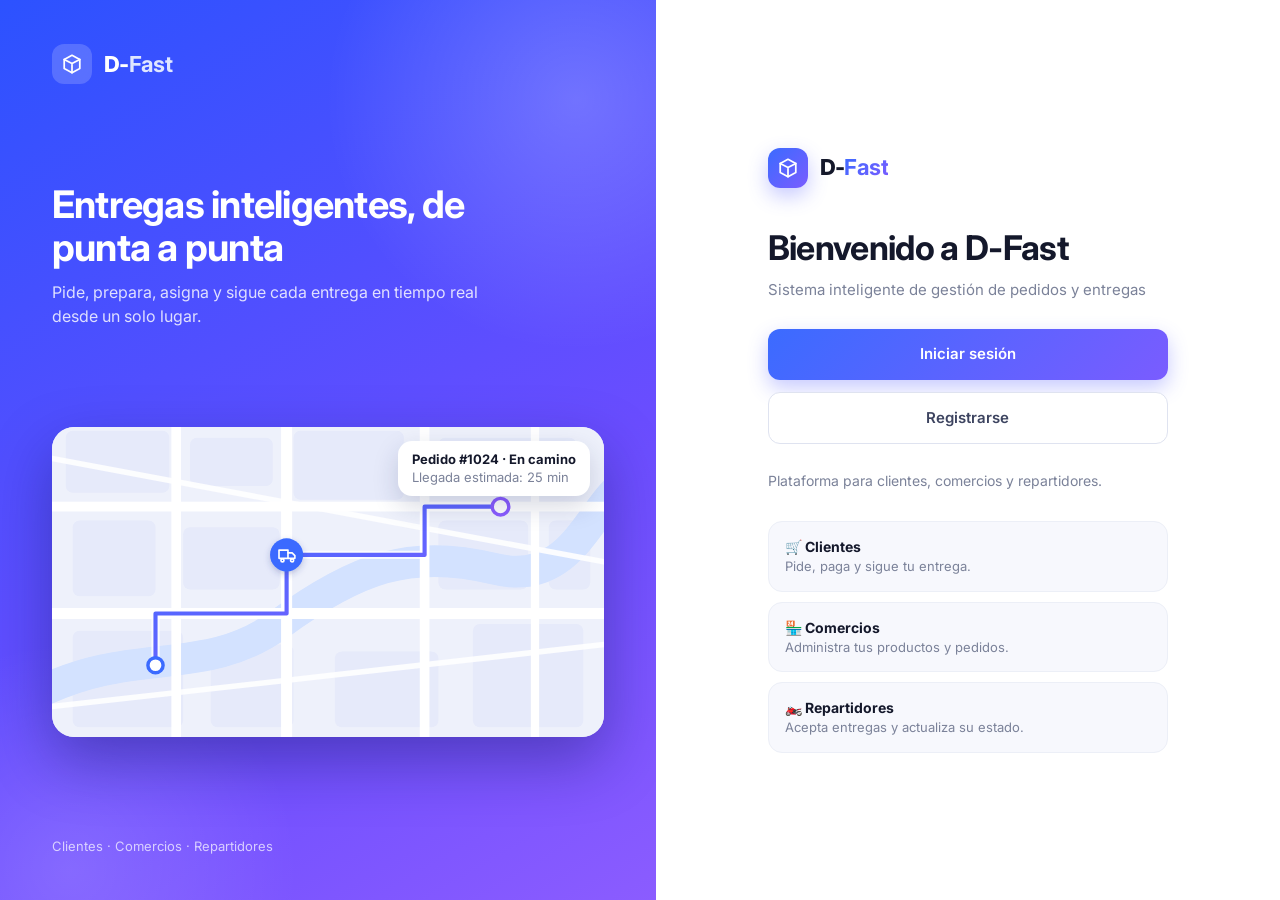
<file: src/main/resources/static/index.html>
<!DOCTYPE html>
<!--
Click nbfs://nbhost/SystemFileSystem/Templates/Licenses/license-default.txt to change this license
Click nbfs://nbhost/SystemFileSystem/Templates/Other/html.html to edit this template
-->
<html lang="es">
<head>
    <meta charset="UTF-8">
    <meta name="viewport" content="width=device-width, initial-scale=1.0">

    <title>D-Fast</title>
    <link rel="preconnect" href="https://fonts.googleapis.com">
    <link rel="preconnect" href="https://fonts.gstatic.com" crossorigin>
    <link href="https://fonts.googleapis.com/css2?family=Inter:wght@400;500;600;700;800&display=swap" rel="stylesheet">
    <link rel="stylesheet" href="css/dfast.css">
</head>

<body class="pagina-inicio">

<div class="auth">

    <aside class="auth-visual">
        <div class="marca"><span class="marca-icono"><svg viewBox="0 0 24 24"><path d="M12 2.5 3.5 7v10L12 21.5 20.5 17V7L12 2.5Z"/><path d="M3.5 7 12 11.5 20.5 7M12 11.5v10"/></svg></span><span>D-<b>Fast</b></span></div>

        <div>
            <h2 class="auth-titular">Entregas inteligentes, de punta a punta</h2>
            <p class="auth-texto">Pide, prepara, asigna y sigue cada entrega en tiempo real desde un solo lugar.</p>
        </div>

        <div class="auth-mapa">
            <img src="img/mapa-demo.svg" alt="Ruta de una entrega en el mapa">
            <div class="auth-chip"><strong>Pedido #1024 · En camino</strong><span>Llegada estimada: 25 min</span></div>
        </div>

        <div class="auth-pie">Clientes · Comercios · Repartidores</div>
    </aside>

    <main class="auth-panel">
    <div class="contenedor">

        <div class="marca"><span class="marca-icono"><svg viewBox="0 0 24 24"><path d="M12 2.5 3.5 7v10L12 21.5 20.5 17V7L12 2.5Z"/><path d="M3.5 7 12 11.5 20.5 7M12 11.5v10"/></svg></span><span>D-<b>Fast</b></span></div>

        <h1>Bienvenido a D-Fast</h1>

        <p class="subtitulo">Sistema inteligente de gestión de pedidos y entregas</p>

        <div class="botones">

            <button class="btn-login"
                    onclick="window.location.href='login.html'">
                Iniciar sesión
            </button>

            <button class="btn-registro"
                    onclick="window.location.href='registro.html'">
                Registrarse
            </button>

        </div>

        <p class="descripcion">
            Plataforma para clientes, comercios y repartidores.
        </p>

        <div class="roles-inicio">
            <div class="rol-inicio"><strong>🛒 Clientes</strong><span>Pide, paga y sigue tu entrega.</span></div>
            <div class="rol-inicio"><strong>🏪 Comercios</strong><span>Administra tus productos y pedidos.</span></div>
            <div class="rol-inicio"><strong>🏍️ Repartidores</strong><span>Acepta entregas y actualiza su estado.</span></div>
        </div>
    </div>

    </main>

</div>

</body>
</html>
</file>
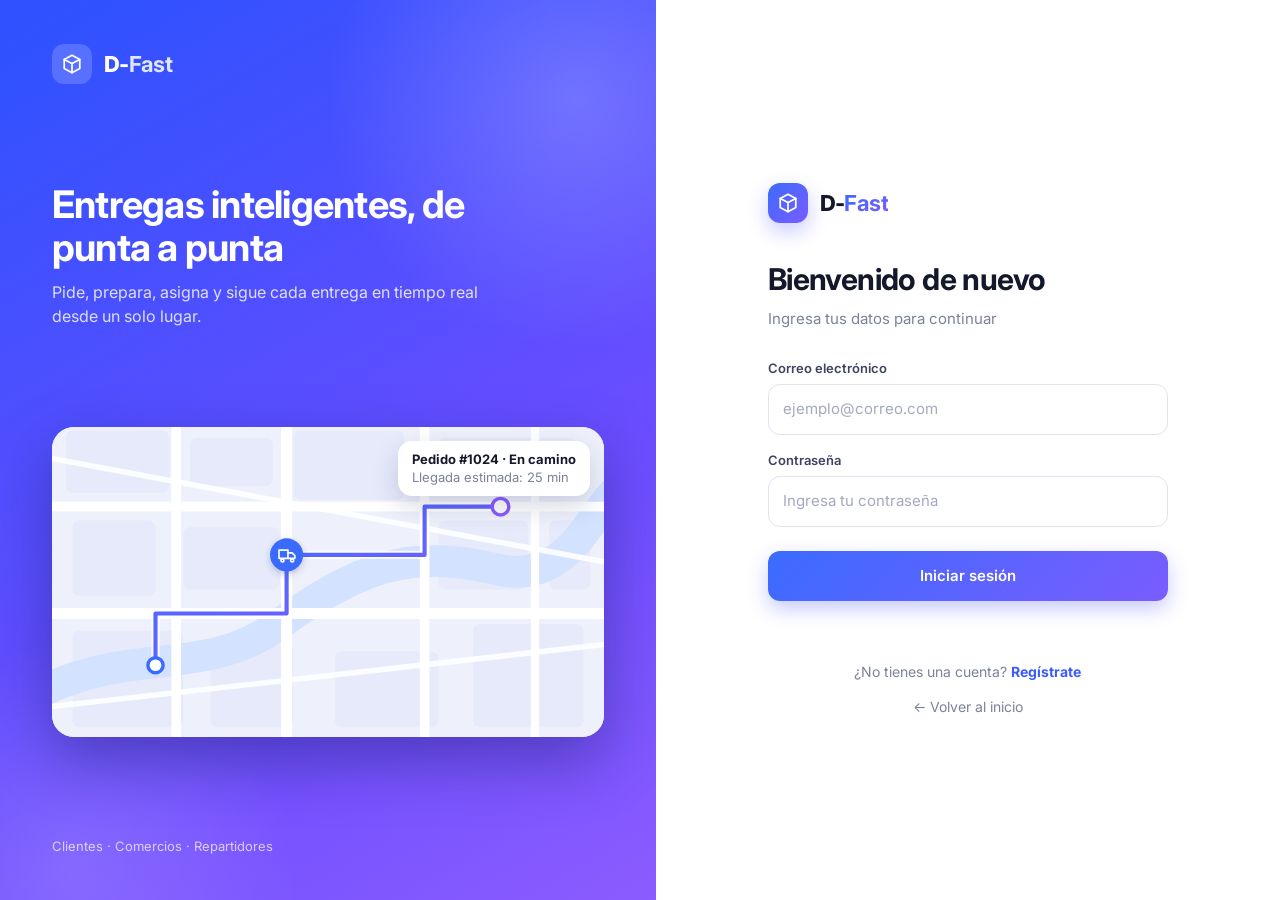
<file: src/main/resources/static/login.html>
<!DOCTYPE html>
<!--
Click nbfs://nbhost/SystemFileSystem/Templates/Licenses/license-default.txt to change this license
Click nbfs://nbhost/SystemFileSystem/Templates/Other/html.html to edit this template
-->
<html lang="es">
<head>
    <meta charset="UTF-8">
    <meta name="viewport" content="width=device-width, initial-scale=1.0">

    <title>Iniciar sesión - D-Fast</title>
    <link rel="preconnect" href="https://fonts.googleapis.com">
    <link rel="preconnect" href="https://fonts.gstatic.com" crossorigin>
    <link href="https://fonts.googleapis.com/css2?family=Inter:wght@400;500;600;700;800&display=swap" rel="stylesheet">
    <link rel="stylesheet" href="css/dfast.css">
</head>

<body class="pagina-auth">

<div class="auth">

    <aside class="auth-visual">
        <div class="marca"><span class="marca-icono"><svg viewBox="0 0 24 24"><path d="M12 2.5 3.5 7v10L12 21.5 20.5 17V7L12 2.5Z"/><path d="M3.5 7 12 11.5 20.5 7M12 11.5v10"/></svg></span><span>D-<b>Fast</b></span></div>

        <div>
            <h2 class="auth-titular">Entregas inteligentes, de punta a punta</h2>
            <p class="auth-texto">Pide, prepara, asigna y sigue cada entrega en tiempo real desde un solo lugar.</p>
        </div>

        <div class="auth-mapa">
            <img src="img/mapa-demo.svg" alt="Ruta de una entrega en el mapa">
            <div class="auth-chip"><strong>Pedido #1024 · En camino</strong><span>Llegada estimada: 25 min</span></div>
        </div>

        <div class="auth-pie">Clientes · Comercios · Repartidores</div>
    </aside>

    <main class="auth-panel">
    <div class="contenedor">

        <div class="marca"><span class="marca-icono"><svg viewBox="0 0 24 24"><path d="M12 2.5 3.5 7v10L12 21.5 20.5 17V7L12 2.5Z"/><path d="M3.5 7 12 11.5 20.5 7M12 11.5v10"/></svg></span><span>D-<b>Fast</b></span></div>

        <h1>Bienvenido de nuevo</h1>

        <p class="subtitulo">Ingresa tus datos para continuar</p>

        <form id="loginForm">

            <label for="correo">Correo electrónico</label>

            <input
                type="email"
                id="correo"
                placeholder="ejemplo@correo.com"
                required
            >

            <label for="password">Contraseña</label>

            <input
                type="password"
                id="password"
                placeholder="Ingresa tu contraseña"
                required
            >

            <button type="submit">
                Iniciar sesión
            </button>

        </form>

        <div id="mensaje" class="mensaje"></div>

        <p class="registro">
            ¿No tienes una cuenta?
            <a href="registro.html">Regístrate</a>
        </p>

        <a class="volver" href="index.html">
            ← Volver al inicio
        </a>

    </div>

    </main>

</div>

    <script>
        
    document.getElementById("loginForm").addEventListener("submit", async function(event) {
        event.preventDefault();

        const correo = document.getElementById("correo").value.trim();
        const password = document.getElementById("password").value;
        const mensaje = document.getElementById("mensaje");
        const boton = document.querySelector("#loginForm button");

        boton.disabled = true;
        boton.textContent = "Ingresando...";
        mensaje.textContent = "";

    try {
        const respuesta = await fetch("/api/auth/login", {
            method: "POST",
            headers: {
                "Content-Type": "application/json"
            },
            body: JSON.stringify({
                correo: correo,
                password: password
            })
        });

        if (respuesta.ok) {
            const resultado = await respuesta.json();

            // Guardamos los datos de la sesión
            sessionStorage.setItem("idUsuario", resultado.id);
            sessionStorage.setItem("nombreUsuario", resultado.nombre);
            sessionStorage.setItem("correo", resultado.correo);
            sessionStorage.setItem("rol", resultado.rol);

            mensaje.style.color = "green";
            mensaje.textContent = "¡Bienvenido, " + resultado.nombre + "!";

            setTimeout(function() {
                window.location.href = "home.html";
            }, 700);

        } else {
            const resultado = await respuesta.text();

            mensaje.style.color = "red";
            mensaje.textContent = resultado;
        }

        } catch (error) {
            mensaje.style.color = "red";
            mensaje.textContent = "No se pudo conectar con el servidor.";
            console.error(error);

        } finally {
            boton.disabled = false;
            boton.textContent = "Iniciar sesión";
        }
    }   
);

</script>
</body>
</html>
</file>
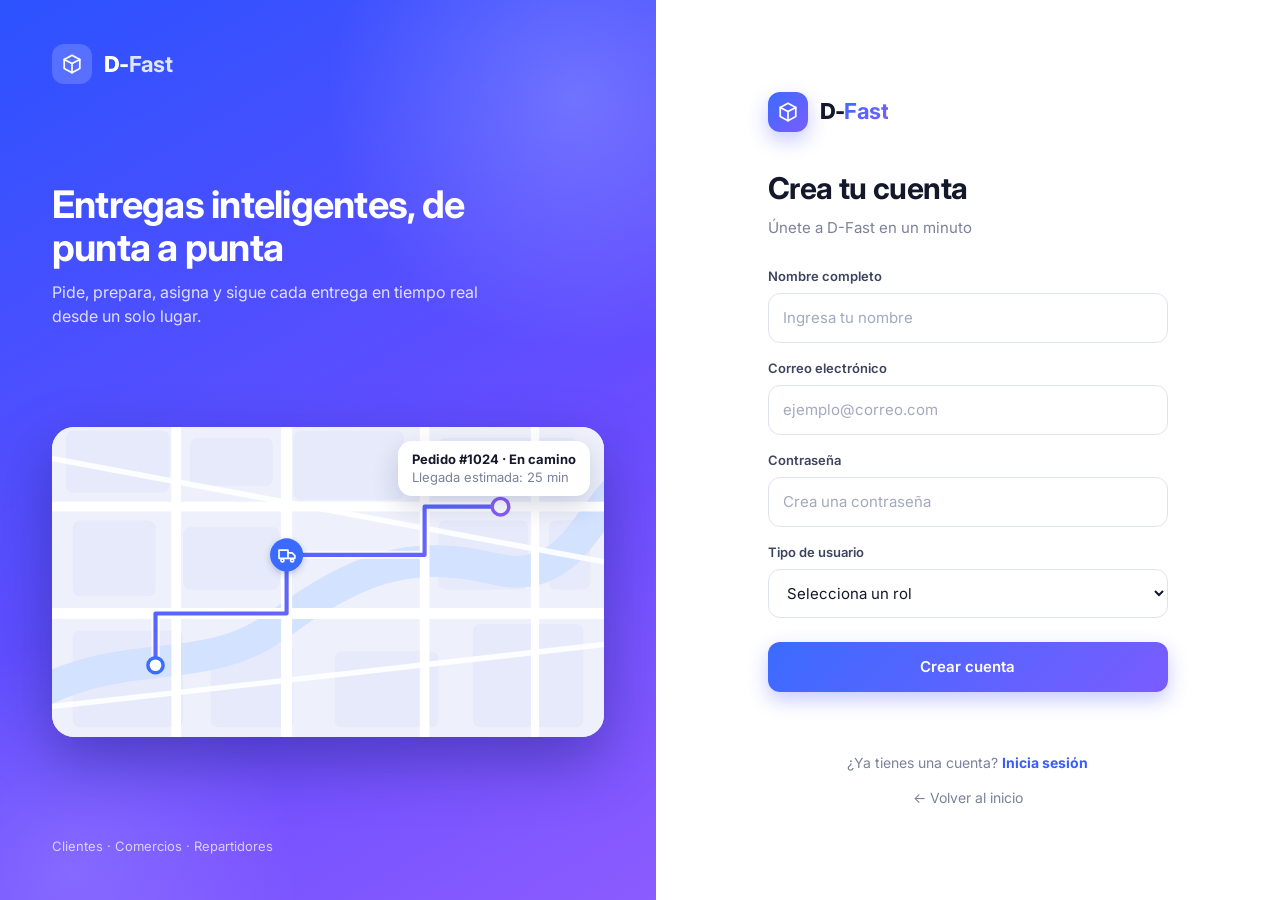
<file: src/main/resources/static/registro.html>
<!DOCTYPE html>
<!--
Click nbfs://nbhost/SystemFileSystem/Templates/Licenses/license-default.txt to change this license
Click nbfs://nbhost/SystemFileSystem/Templates/Other/html.html to edit this template
-->
<html lang="es">
<head>
    <meta charset="UTF-8">
    <meta name="viewport" content="width=device-width, initial-scale=1.0">

    <title>Registro - D-Fast</title>
    <link rel="preconnect" href="https://fonts.googleapis.com">
    <link rel="preconnect" href="https://fonts.gstatic.com" crossorigin>
    <link href="https://fonts.googleapis.com/css2?family=Inter:wght@400;500;600;700;800&display=swap" rel="stylesheet">
    <link rel="stylesheet" href="css/dfast.css">
</head>

<body class="pagina-auth">

<div class="auth">

    <aside class="auth-visual">
        <div class="marca"><span class="marca-icono"><svg viewBox="0 0 24 24"><path d="M12 2.5 3.5 7v10L12 21.5 20.5 17V7L12 2.5Z"/><path d="M3.5 7 12 11.5 20.5 7M12 11.5v10"/></svg></span><span>D-<b>Fast</b></span></div>

        <div>
            <h2 class="auth-titular">Entregas inteligentes, de punta a punta</h2>
            <p class="auth-texto">Pide, prepara, asigna y sigue cada entrega en tiempo real desde un solo lugar.</p>
        </div>

        <div class="auth-mapa">
            <img src="img/mapa-demo.svg" alt="Ruta de una entrega en el mapa">
            <div class="auth-chip"><strong>Pedido #1024 · En camino</strong><span>Llegada estimada: 25 min</span></div>
        </div>

        <div class="auth-pie">Clientes · Comercios · Repartidores</div>
    </aside>

    <main class="auth-panel">
    <div class="contenedor">

        <div class="marca"><span class="marca-icono"><svg viewBox="0 0 24 24"><path d="M12 2.5 3.5 7v10L12 21.5 20.5 17V7L12 2.5Z"/><path d="M3.5 7 12 11.5 20.5 7M12 11.5v10"/></svg></span><span>D-<b>Fast</b></span></div>

        <h1>Crea tu cuenta</h1>

        <p class="subtitulo">Únete a D-Fast en un minuto</p>

        <form id="registroForm">

            <label for="nombre">Nombre completo</label>

            <input
                type="text"
                id="nombre"
                placeholder="Ingresa tu nombre"
                required
            >

            <label for="correo">Correo electrónico</label>

            <input
                type="email"
                id="correo"
                placeholder="ejemplo@correo.com"
                required
            >

            <label for="password">Contraseña</label>

            <input
                type="password"
                id="password"
                placeholder="Crea una contraseña"
                required
            >

            <label for="rol">Tipo de usuario</label>

            <select id="rol" required>

                <option value="">
                    Selecciona un rol
                </option>

                <option value="CLIENTE">
                    Cliente
                </option>

                <option value="COMERCIO">
                    Comercio
                </option>

                <option value="REPARTIDOR">
                    Repartidor
                </option>

            </select>
            
            <div id="campoNombreComercio" style="display: none;">
                <label for="nombreComercio">Nombre del comercio</label>

                <input
                    type="text"
                    id="nombreComercio"
                    placeholder="Ej. Repuestos El Rápido"
                    maxlength="120"
                    >
            </div>

            <button type="submit">
                Crear cuenta
            </button>

        </form>

        <div id="mensaje" class="mensaje"></div>

        <p class="login">
            ¿Ya tienes una cuenta?
            <a href="login.html">Inicia sesión</a>
        </p>

        <a class="volver" href="index.html">
            ← Volver al inicio
        </a>

    </div>

    </main>

</div>

    <script>
        
        const selectorRol = document.getElementById("rol");
            const campoNombreComercio =
                document.getElementById("campoNombreComercio");
            const inputNombreComercio =
                document.getElementById("nombreComercio");

                selectorRol.addEventListener("change", function() {
            const esComercio = selectorRol.value === "COMERCIO";

                campoNombreComercio.style.display = esComercio ? "block" : "none";
                inputNombreComercio.required = esComercio;

            if (!esComercio) {
                inputNombreComercio.value = "";
            }
            });

        document.getElementById("registroForm").addEventListener("submit", async function(event) {
            
            event.preventDefault();

            const nombre = document.getElementById("nombre").value;
            const correo = document.getElementById("correo").value;
            const password = document.getElementById("password").value;
            const rol = document.getElementById("rol").value;
            
            const mensaje = document.getElementById("mensaje");

            try {

                const nombreComercio = document.getElementById("nombreComercio").value.trim();
                const respuesta = await fetch("/api/auth/registro", {

                    method: "POST",

                    headers: {
                        "Content-Type": "application/json"
                    },

                        body: JSON.stringify({
                        nombre: nombre,
                        correo: correo,
                        password: password,
                        rol: rol,
                        nombreComercio: rol === "COMERCIO" ? nombreComercio : null
                    })

                });

                const resultado = await respuesta.text();

                if (respuesta.ok) {

                    mensaje.style.color = "green";

                    mensaje.textContent = resultado;

                    document.getElementById("registroForm").reset();

                } else {

                    mensaje.style.color = "red";

                    mensaje.textContent = resultado;

                }

            } catch (error) {

                mensaje.style.color = "red";

                mensaje.textContent =
                    "No se pudo conectar con el servidor.";

                console.error(error);

            }

        });

    </script>

</body>
</html>
</file>
<file: src/main/resources/static/css/dfast.css>
/* =========================================================
   D-Fast · estilos compartidos (panel con barra lateral)
   ========================================================= */
:root {
    --fuente: "Inter", system-ui, -apple-system, "Segoe UI", Roboto, "Helvetica Neue", Arial, sans-serif;

    --fondo: #f5f7fc;
    --superficie: #ffffff;
    --superficie-2: #f7f8fd;
    --texto: #14182b;
    --texto-suave: #7b8299;
    --texto-medio: #3d4460;
    --borde: #eceff7;
    --borde-fuerte: #dfe3f0;

    --azul: #3b5bfd;
    --violeta: #7a5cff;
    --degradado: linear-gradient(135deg, #3b6bff 0%, #7a5cff 100%);
    --foco: rgba(79, 107, 255, .22);

    --radio: 18px;
    --radio-chico: 12px;
    --sombra: 0 1px 2px rgba(30, 40, 90, .04), 0 10px 30px rgba(30, 40, 90, .06);
    --sombra-boton: 0 8px 20px rgba(80, 90, 255, .32);

    --e-info-bg: #e8efff;    --e-info-fg: #3453e6;
    --e-violeta-bg: #efe9ff; --e-violeta-fg: #6a45f0;
    --e-ok-bg: #e4f6ec;      --e-ok-fg: #14804a;
    --e-bad-bg: #ffe6ef;     --e-bad-fg: #d6336c;
    --e-warn-bg: #fff2d6;    --e-warn-fg: #a8680b;
}

* { margin: 0; padding: 0; box-sizing: border-box; }

body {
    font-family: var(--fuente);
    font-size: 15px;
    background: var(--fondo);
    color: var(--texto);
    min-height: 100vh;
    line-height: 1.5;
    -webkit-font-smoothing: antialiased;
}

h1, h2, h3 { letter-spacing: -0.02em; font-weight: 700; }
a { color: var(--azul); }
:focus-visible { outline: 3px solid var(--foco); outline-offset: 2px; }

/* ---------- Botones ---------- */
button {
    font: inherit; font-size: 14px; font-weight: 600;
    padding: 10px 18px;
    border-radius: var(--radio-chico);
    border: 1px solid var(--borde-fuerte);
    background: var(--superficie);
    color: var(--texto-medio);
    cursor: pointer;
    transition: transform .15s, background .15s, border-color .15s, box-shadow .15s;
}
button:hover { background: var(--superficie-2); border-color: #cdd3e6; }
button:active { transform: translateY(1px); }
button:disabled { opacity: .55; cursor: not-allowed; transform: none; }

button[type="submit"], .btn-primario {
    background: var(--degradado);
    border: none;
    color: #fff;
    padding: 12px 22px;
    box-shadow: var(--sombra-boton);
}
button[type="submit"]:hover, .btn-primario:hover { background: var(--degradado); filter: brightness(1.06); box-shadow: 0 10px 24px rgba(80, 90, 255, .4); }

/* ---------- Campos ---------- */
label { display: block; font-size: 13px; font-weight: 600; color: var(--texto-medio); }
input, select, textarea {
    font: inherit; font-size: 15px;
    color: var(--texto);
    background: #fff;
    border: 1px solid var(--borde-fuerte);
    border-radius: var(--radio-chico);
    transition: border-color .15s, box-shadow .15s;
}
input:focus, select:focus, textarea:focus { outline: none; border-color: #6b82ff; box-shadow: 0 0 0 4px var(--foco); }
input::placeholder { color: #a3a9bf; }

.campo-d { display: block; width: 100%; padding: 12px; margin: 8px 0 16px; }
.form-d, #formPedido {
    background: var(--superficie-2) !important;
    border: 1px solid var(--borde);
    border-radius: var(--radio) !important;
    padding: 24px !important;
    margin: 22px 0 26px !important;
}
.form-d h3 { margin-bottom: 14px; }

/* ---------- Marca ---------- */
.marca { display: flex; align-items: center; gap: 12px; font-size: 22px; font-weight: 800; letter-spacing: -0.03em; color: var(--texto); }
.marca b { background: var(--degradado); -webkit-background-clip: text; background-clip: text; color: transparent; }
.marca-icono {
    width: 40px; height: 40px; border-radius: 12px;
    display: grid; place-items: center;
    background: var(--degradado);
    box-shadow: var(--sombra-boton);
}
.marca-icono svg { width: 22px; height: 22px; stroke: #fff; fill: none; stroke-width: 1.9; stroke-linecap: round; stroke-linejoin: round; }

/* =========================================================
   PÁGINAS DE ENTRADA (index, login, registro): pantalla dividida
   ========================================================= */
body.pagina-auth, body.pagina-inicio { background: #fff; }

.auth { display: grid; grid-template-columns: 1.05fr 1fr; min-height: 100vh; }

.auth-visual {
    position: relative; overflow: hidden;
    display: flex; flex-direction: column; justify-content: space-between; gap: 28px;
    padding: 44px 52px;
    color: #fff;
    background: linear-gradient(150deg, #2c52ff 0%, #6a4dff 62%, #8b5cff 100%);
}
.auth-visual::before, .auth-visual::after { content: ""; position: absolute; border-radius: 50%; pointer-events: none; }
.auth-visual::before { width: 520px; height: 520px; right: -180px; top: -160px; background: radial-gradient(circle, rgba(255, 255, 255, .20), transparent 68%); }
.auth-visual::after { width: 460px; height: 460px; left: -160px; bottom: -200px; background: radial-gradient(circle, rgba(255, 255, 255, .14), transparent 70%); }
.auth-visual > * { position: relative; z-index: 1; }
.auth-visual .marca { color: #fff; }
.auth-visual .marca b { background: none; color: #dfe6ff; -webkit-background-clip: initial; }
.auth-visual .marca-icono { background: rgba(255, 255, 255, .18); box-shadow: none; backdrop-filter: blur(6px); }

.auth-titular { font-size: 38px; line-height: 1.12; max-width: 460px; margin-bottom: 12px; }
.auth-texto { color: rgba(255, 255, 255, .82); font-size: 16px; max-width: 440px; }

.auth-mapa { position: relative; border-radius: 22px; overflow: hidden; background: #eef1fb; box-shadow: 0 24px 60px rgba(14, 20, 90, .38); aspect-ratio: 16 / 9; max-width: 560px; }
.auth-mapa img { width: 100%; height: 100%; object-fit: cover; display: block; }
.auth-chip {
    position: absolute; right: 14px; top: 14px;
    background: #fff; color: var(--texto);
    border-radius: 14px; padding: 10px 14px;
    box-shadow: 0 10px 26px rgba(30, 40, 90, .18);
    font-size: 13px; line-height: 1.35;
}
.auth-chip strong { display: block; font-size: 13px; }
.auth-chip span { color: var(--texto-suave); }

.auth-pie { color: rgba(255, 255, 255, .7); font-size: 13px; }

.auth-panel { display: grid; place-items: center; padding: 40px 28px; background: #fff; }
body.pagina-auth .contenedor, body.pagina-inicio .contenedor { width: 100%; max-width: 400px; text-align: left; }
.auth-panel .marca { margin-bottom: 34px; }

body.pagina-auth h1, body.pagina-inicio h1 { font-size: 30px; margin-bottom: 6px; }
body.pagina-inicio h1 { font-size: 34px; }
.subtitulo { color: var(--texto-suave); font-size: 15px; margin-bottom: 28px; }

body.pagina-auth label { margin: 16px 0 6px; }
body.pagina-auth input, body.pagina-auth select { width: 100%; padding: 13px 14px; }
body.pagina-auth form button[type="submit"] { width: 100%; margin-top: 24px; padding: 14px; font-size: 15px; }
body.pagina-auth .mensaje { min-height: 22px; margin-top: 16px; font-size: 14px; font-weight: 600; }
body.pagina-auth .registro, body.pagina-auth .login { margin-top: 22px; color: var(--texto-suave); font-size: 14px; text-align: center; }
body.pagina-auth .registro a, body.pagina-auth .login a { font-weight: 700; text-decoration: none; }
body.pagina-auth .volver { display: block; text-align: center; margin-top: 14px; color: var(--texto-suave); font-size: 14px; text-decoration: none; }
body.pagina-auth .volver:hover { color: var(--azul); }

.botones { display: flex; flex-direction: column; gap: 12px; margin-top: 8px; }
.btn-login, .btn-registro { width: 100%; padding: 14px 24px; font-size: 15px; }
.btn-login { background: var(--degradado); border: none; color: #fff; box-shadow: var(--sombra-boton); }
.btn-login:hover { background: var(--degradado); filter: brightness(1.06); }
.descripcion { margin-top: 26px; color: var(--texto-suave); font-size: 14px; }

.roles-inicio { display: grid; gap: 10px; margin-top: 30px; }
.rol-inicio { display: flex; flex-direction: column; background: var(--superficie-2); border: 1px solid var(--borde); border-radius: 14px; padding: 14px 16px; }
.rol-inicio strong { font-size: 14px; }
.rol-inicio span { color: var(--texto-suave); font-size: 13px; }

/* =========================================================
   PANEL: barra lateral + contenido
   ========================================================= */
.app { display: grid; grid-template-columns: 264px minmax(0, 1fr); min-height: 100vh; }

.barra-lateral {
    position: sticky; top: 0; height: 100vh;
    display: flex; flex-direction: column;
    padding: 24px 16px 18px;
    background: var(--superficie);
    border-right: 1px solid var(--borde);
}
.barra-lateral .marca { padding: 0 8px; margin-bottom: 30px; }

.menu-lateral { display: flex; flex-direction: column; gap: 6px; }
.item-menu {
    display: flex; align-items: center; gap: 12px;
    width: 100%; text-align: left;
    padding: 12px 14px;
    background: transparent; border: none;
    color: var(--texto-medio); font-weight: 500; font-size: 15px;
    border-radius: var(--radio-chico);
}
.item-menu svg { width: 21px; height: 21px; flex: none; fill: none; stroke: currentColor; stroke-width: 1.8; stroke-linecap: round; stroke-linejoin: round; }
.item-menu:hover { background: #f1f3fd; border: none; }
.item-menu.activo { background: var(--degradado); color: #fff; font-weight: 600; box-shadow: var(--sombra-boton); }
.item-menu.activo:hover { background: var(--degradado); }

.usuario-lateral {
    margin-top: auto;
    display: flex; align-items: center; gap: 12px;
    padding: 12px;
    border: 1px solid var(--borde);
    border-radius: 16px;
    background: var(--superficie-2);
}
.avatar {
    width: 40px; height: 40px; flex: none; border-radius: 50%;
    display: grid; place-items: center;
    background: var(--degradado); color: #fff; font-weight: 700; font-size: 14px;
}
.usuario-datos { display: flex; flex-direction: column; min-width: 0; line-height: 1.25; }
.usuario-datos strong { font-size: 14px; white-space: nowrap; overflow: hidden; text-overflow: ellipsis; }
#rolUsuario { font-size: 12px; color: var(--texto-suave); }
.btn-salir { margin-left: auto; padding: 8px; border-radius: 10px; background: transparent; border: none; color: var(--texto-suave); display: grid; place-items: center; }
.btn-salir:hover { background: #ffe6ef; color: var(--e-bad-fg); border: none; }
.btn-salir svg { width: 19px; height: 19px; fill: none; stroke: currentColor; stroke-width: 1.8; stroke-linecap: round; stroke-linejoin: round; }

.principal { min-width: 0; padding: 0 36px 48px; }

.barra-superior { display: flex; align-items: center; justify-content: space-between; gap: 16px; padding: 30px 0 24px; }
.barra-superior h1 { font-size: 28px; }
.bienvenida { color: var(--texto-suave); margin-top: 2px; }
.bienvenida:empty { display: none; }
.btn-primario { display: inline-flex; align-items: center; gap: 8px; }
.btn-primario svg { width: 18px; height: 18px; fill: none; stroke: currentColor; stroke-width: 2.2; stroke-linecap: round; }

.contenedor { width: 100%; max-width: 1200px; }

/* Los accesos del panel viejo ya no se ven: ahora se usa la barra lateral */
.tarjetas { display: none !important; }
.contenedor > section button[onclick*="volver"], .contenedor > section button[onclick*="cerrarSeccion"] { display: none; }

/* El tablero solo se ve si no hay una sección abierta */
.contenedor:has(> section[style*="display: block"]) > #dashboard { display: none; }


/* El título de cada pantalla ya está en la barra superior */
.contenedor > section > h2 { display: none; }
.app:has(.contenedor > section[style*="display: block"]) .acciones-superiores { display: none; }

/* ---------- Tablero (inicio) ---------- */
.kpis { display: grid; grid-template-columns: repeat(auto-fit, minmax(215px, 1fr)); gap: 18px; }
.kpi {
    display: flex; align-items: center; gap: 16px;
    background: var(--superficie); border: 1px solid var(--borde);
    border-radius: var(--radio); padding: 20px; box-shadow: var(--sombra);
}
.kpi-icono { width: 54px; height: 54px; flex: none; border-radius: 15px; display: grid; place-items: center; color: #fff; }
.kpi-icono svg { width: 26px; height: 26px; fill: none; stroke: currentColor; stroke-width: 1.8; stroke-linecap: round; stroke-linejoin: round; }
.k1 { background: linear-gradient(135deg, #3b82ff, #2f55ff); }
.k2 { background: linear-gradient(135deg, #8a63ff, #6a45f0); }
.k3 { background: linear-gradient(135deg, #38a5ff, #3b6bff); }
.k4 { background: linear-gradient(135deg, #ff6aa2, #e0366f); }
.kpi-etiqueta { color: var(--texto-suave); font-size: 14px; }
.kpi-valor { font-size: 26px; font-weight: 800; letter-spacing: -0.03em; line-height: 1.15; }
.kpi-nota { font-size: 12px; color: var(--texto-suave); }

.tablero { display: grid; grid-template-columns: minmax(0, 1.65fr) minmax(0, 1fr); gap: 18px; margin-top: 18px; }
.tarjeta-panel {
    background: var(--superficie); border: 1px solid var(--borde);
    border-radius: var(--radio); padding: 22px; box-shadow: var(--sombra);
}
.tarjeta-panel h3 { font-size: 17px; margin-bottom: 14px; }
.cabecera-panel { display: flex; align-items: center; justify-content: space-between; gap: 10px; margin-bottom: 14px; }
.cabecera-panel h3 { margin: 0; }

.mapa-caja { position: relative; height: 360px; border-radius: 14px; overflow: hidden; background: #eef1fb; }
#mapa { position: absolute; inset: 0; display: none; }
.mapa-caja.con-google #mapa { display: block; }
.mapa-caja.con-google #mapaDemo { display: none; }
#mapaLeaflet { position: absolute; inset: 0; display: none; z-index: 1; }
.mapa-caja.con-leaflet #mapaLeaflet { display: block; }
.mapa-caja.con-leaflet #mapaDemo { display: none; }
#mapaDemo { position: absolute; inset: 0; width: 100%; height: 100%; object-fit: cover; }
.mapa-info {
    position: absolute; right: 14px; top: 14px; max-width: 280px; z-index: 1000;
    background: #fff; border-radius: 14px; padding: 12px 14px;
    box-shadow: 0 10px 26px rgba(30, 40, 90, .16);
    font-size: 13px; line-height: 1.4; z-index: 2;
}
.mapa-info-fila { display: flex; align-items: center; justify-content: space-between; gap: 10px; margin-bottom: 4px; }
.mapa-info small { color: var(--texto-suave); }
.mapa-aviso { margin-top: 10px; font-size: 13px; color: var(--texto-suave); }
.mapa-aviso:empty { display: none; }

.recientes { list-style: none; }
.recientes li { display: grid; grid-template-columns: 40px minmax(0, 1fr) auto; align-items: center; gap: 12px; padding: 13px 0; border-top: 1px solid var(--borde); }
.recientes li:first-child { border-top: none; padding-top: 4px; }
.reciente-icono { width: 40px; height: 40px; border-radius: 50%; display: grid; place-items: center; }
.reciente-icono svg { width: 19px; height: 19px; fill: none; stroke: currentColor; stroke-width: 1.8; stroke-linecap: round; stroke-linejoin: round; }
.reciente-texto { min-width: 0; line-height: 1.3; }
.reciente-texto strong { display: block; font-size: 14px; white-space: nowrap; overflow: hidden; text-overflow: ellipsis; }
.reciente-texto span { display: block; font-size: 12.5px; color: var(--texto-suave); white-space: nowrap; overflow: hidden; text-overflow: ellipsis; }
.vacio { color: var(--texto-suave); font-size: 14px; padding: 8px 0; }

/* ---------- Secciones (pantallas internas) ---------- */
.contenedor > section {
    margin-top: 0 !important;
    background: var(--superficie); border: 1px solid var(--borde);
    border-radius: var(--radio); padding: 30px; box-shadow: var(--sombra);
}
.contenedor > section > h2 { font-size: 24px; margin-bottom: 4px; }
.contenedor > section > p { color: var(--texto-suave); }
.contenedor > section h3 { font-size: 17px; }
.contenedor > section button { margin-right: 6px; margin-bottom: 6px; }
.contenedor > section p[id^="mensaje"] { color: var(--texto-suave); font-size: 14px; }
.contenedor > section p[id^="mensaje"]:empty { display: none; }

/* ---------- Tablas ---------- */
.contenedor > section div[style*="overflow-x"] { border: 1px solid var(--borde); border-radius: 14px; background: var(--superficie); }
.contenedor table { width: 100%; border-collapse: collapse; font-size: 14px; background: transparent !important; }
.contenedor thead tr { background: var(--superficie-2); }
.contenedor th { text-align: left; font-size: 13px; font-weight: 600; color: var(--texto-suave); border-bottom: 1px solid var(--borde); white-space: nowrap; }
.contenedor tbody tr:hover { background: #fafbff; }
.contenedor td { color: var(--texto); vertical-align: middle; border-bottom-color: var(--borde) !important; }
.contenedor table button { padding: 6px 12px; font-size: 13px; background: var(--e-info-bg); color: var(--e-info-fg); border-color: transparent; }
.contenedor table button:hover { background: #d9e4ff; border-color: transparent; }
.contenedor table select, .contenedor table input { padding: 8px 10px; font-size: 13px; }

/* ---------- Etiquetas de estado ---------- */
.etiqueta { display: inline-flex; align-items: center; gap: 6px; padding: 4px 11px; border-radius: 999px; font-size: 12px; font-weight: 600; white-space: nowrap; }
.etiqueta::before { content: ""; width: 6px; height: 6px; border-radius: 50%; background: currentColor; opacity: .85; }
.etiqueta-info    { background: var(--e-info-bg);    color: var(--e-info-fg); }
.etiqueta-warn    { background: var(--e-warn-bg);    color: var(--e-warn-fg); }
.etiqueta-violeta { background: var(--e-violeta-bg); color: var(--e-violeta-fg); }
.etiqueta-ok      { background: var(--e-ok-bg);      color: var(--e-ok-fg); }
.etiqueta-bad     { background: var(--e-bad-bg);     color: var(--e-bad-fg); }

/* ---------- Selector de recogida y entrega en el mapa (Leaflet) ---------- */
#mapaPedido {
    width: 100%; height: 380px;
    margin: 12px 0 18px;
    border-radius: 14px;
    border: 1px solid var(--borde-fuerte);
    z-index: 1;
}
.selector-ubicacion { display: flex; gap: 10px; flex-wrap: wrap; margin: 10px 0; }
.selector-ubicacion button { padding: 10px 14px; }
.selector-ubicacion button.activo { background: var(--degradado); color: #fff; border-color: transparent; box-shadow: var(--sombra-boton); }
.estado-ubicacion { color: var(--texto-suave); font-size: 14px; margin: 6px 0 12px; }

/* ---------- Pantallas medianas y pequeñas ---------- */
@media (max-width: 1100px) {
    .tablero { grid-template-columns: 1fr; }
}
@media (max-width: 900px) {
    .auth { grid-template-columns: 1fr; }
    .auth-visual { padding: 28px 24px; gap: 18px; }
    .auth-visual .auth-mapa, .auth-pie { display: none; }
    .auth-titular { font-size: 26px; }

    .app { grid-template-columns: 1fr; }
    .barra-lateral { position: static; height: auto; flex-direction: row; flex-wrap: wrap; align-items: center; gap: 10px; padding: 12px 14px; border-right: none; border-bottom: 1px solid var(--borde); }
    .barra-lateral .marca { margin: 0; font-size: 19px; }
    .menu-lateral { order: 3; flex-direction: row; width: 100%; overflow-x: auto; gap: 6px; padding-bottom: 4px; }
    .item-menu { width: auto; white-space: nowrap; padding: 9px 12px; font-size: 14px; }
    .usuario-lateral { margin: 0 0 0 auto; padding: 6px 8px; border: none; background: transparent; }
    .usuario-datos { display: none; }
    .principal { padding: 0 16px 36px; }
    .barra-superior { padding: 20px 0 16px; flex-wrap: wrap; }
    .barra-superior h1 { font-size: 22px; }
    .contenedor > section { padding: 20px 16px; }
}
</file>
